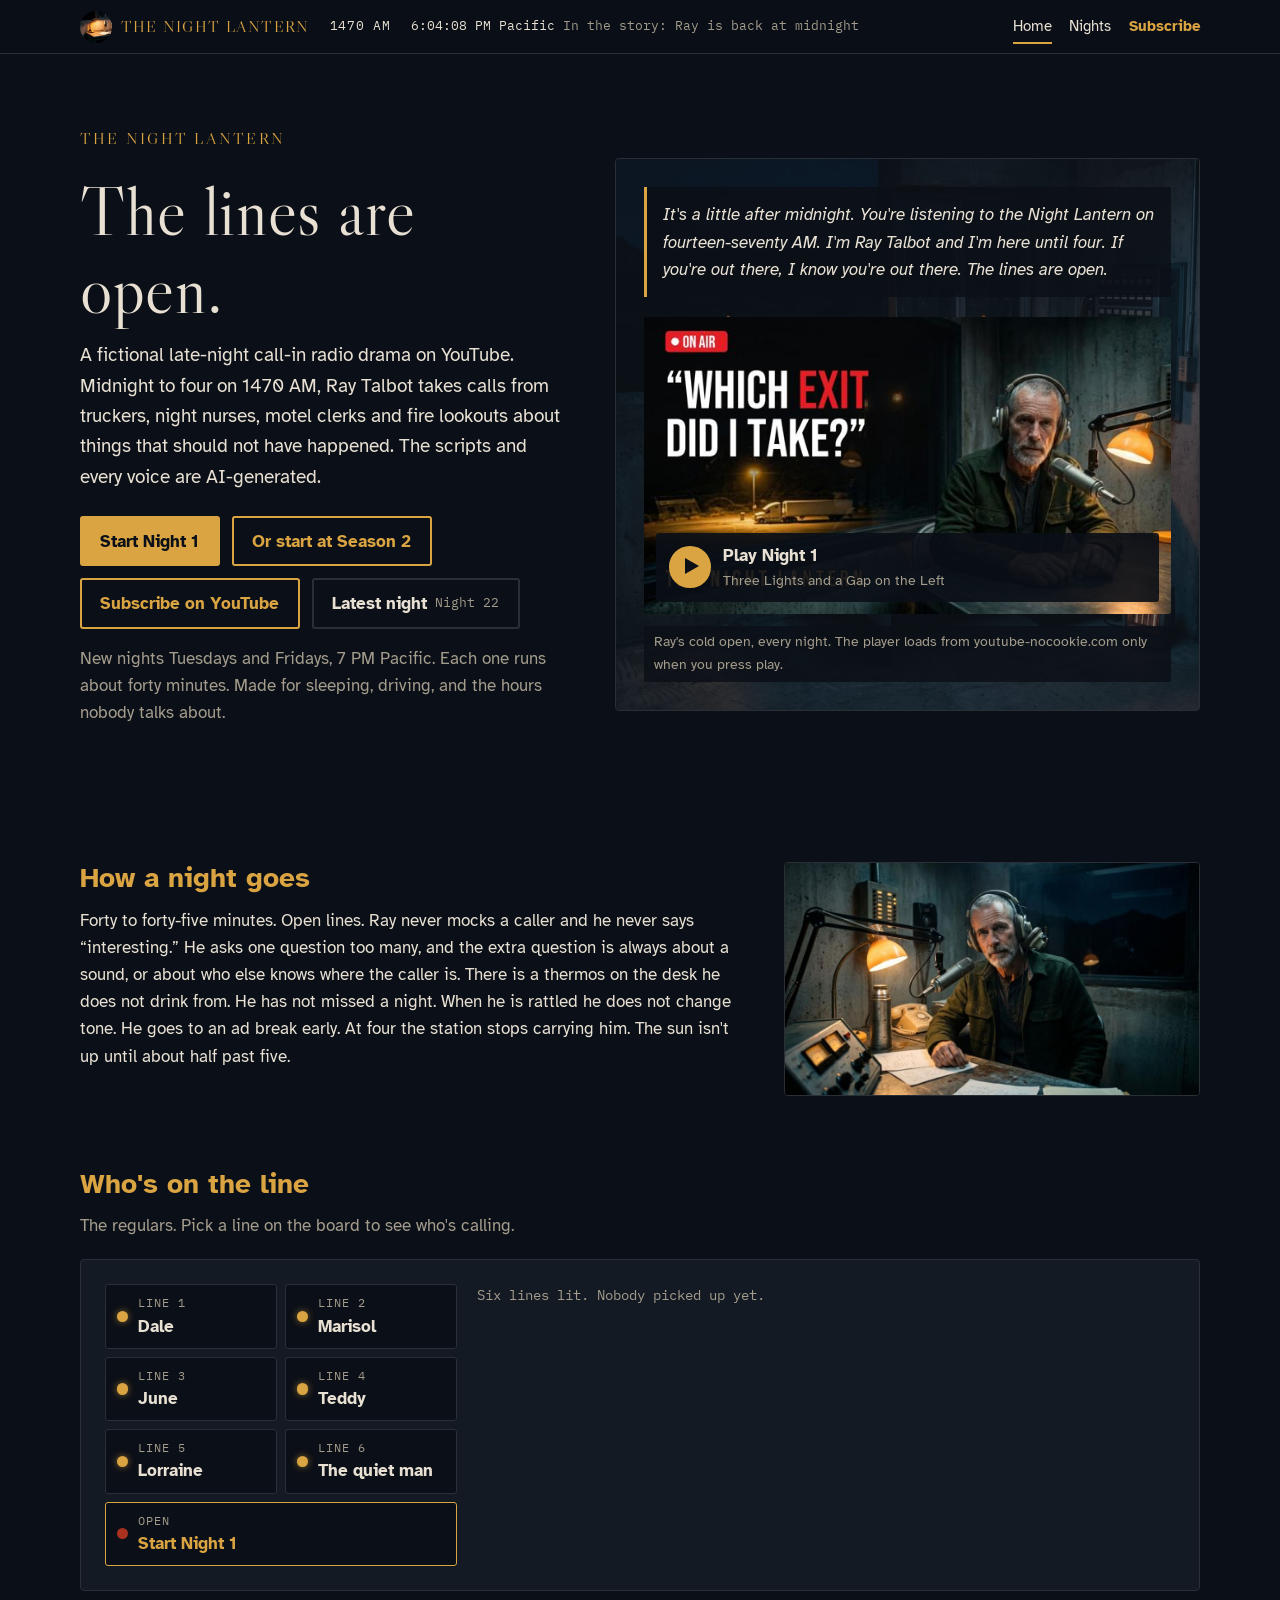
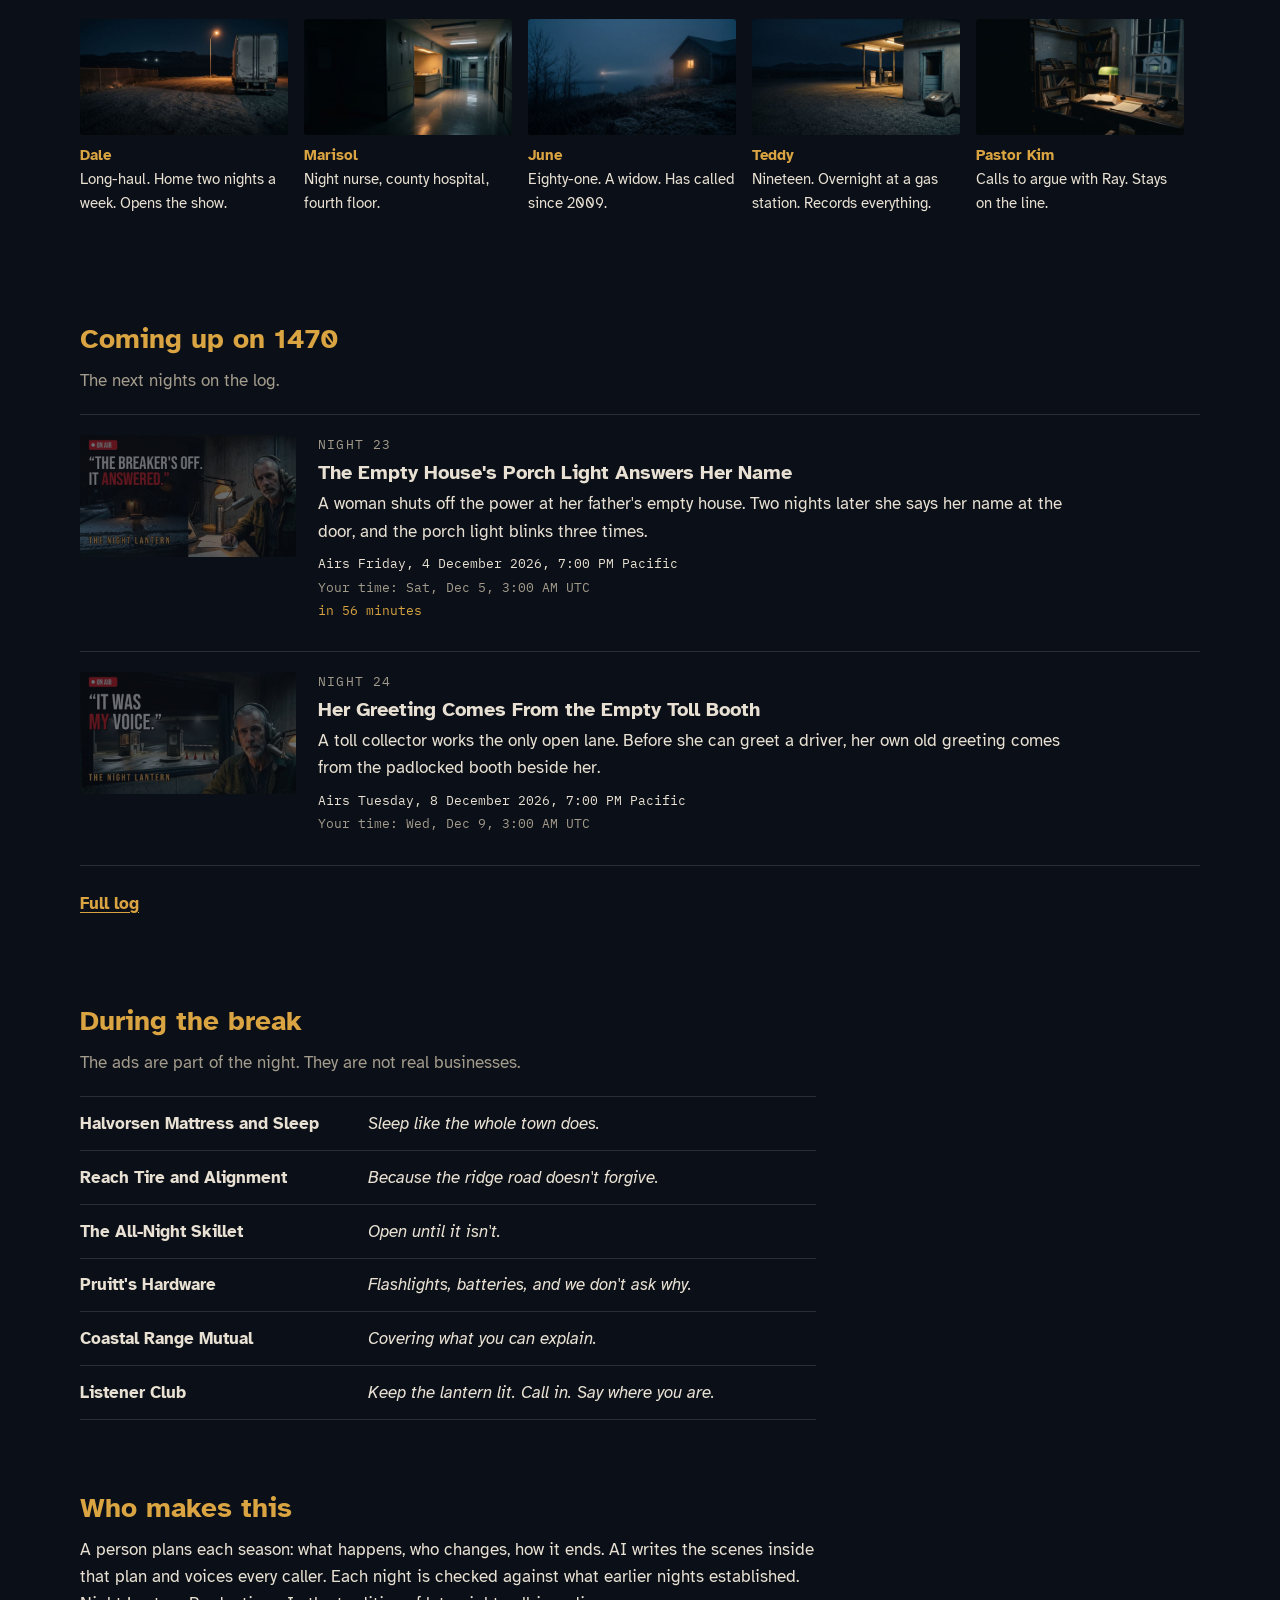
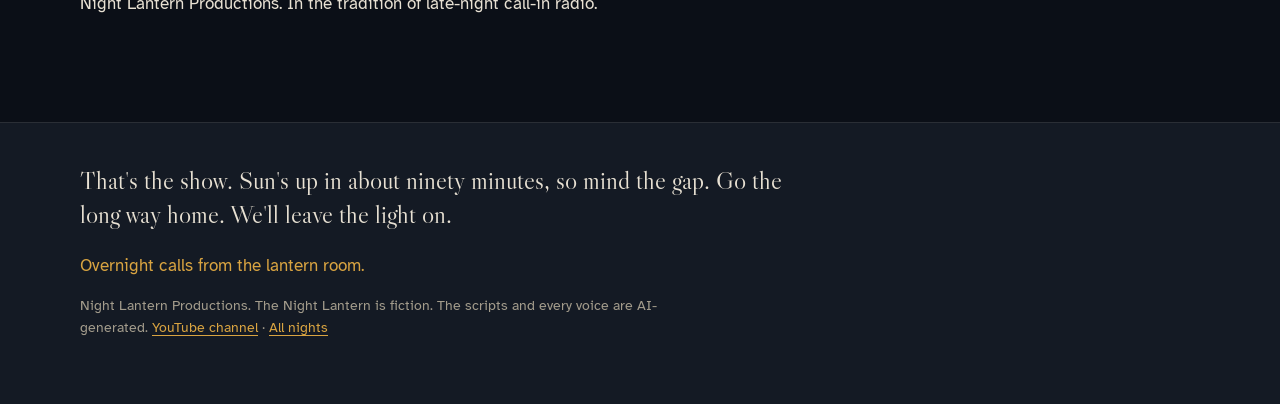
<file: index.html>
<!doctype html>
<html lang="en">
<head>
<meta charset="utf-8">
<meta name="viewport" content="width=device-width, initial-scale=1">
<title>The Night Lantern: overnight calls from the lantern room</title>
<meta name="description" content="A fictional late-night call-in radio drama on YouTube. Midnight to four on 1470 AM, Ray Talbot takes calls about things that should not have happened. The scripts and every voice are AI-generated.">
<meta name="theme-color" content="#0B0F17">
<link rel="icon" href="assets/img/lantern.jpg" type="image/jpeg">
<link rel="apple-touch-icon" href="assets/img/lantern.jpg">
<meta property="og:url" content="https://nightlanternradio.github.io/">
<link rel="canonical" href="https://nightlanternradio.github.io/">
<meta property="og:type" content="website">
<meta property="og:site_name" content="The Night Lantern">
<meta property="og:title" content="The Night Lantern: overnight calls from the lantern room">
<meta property="og:description" content="A fictional late-night call-in radio drama on YouTube. Ray Talbot takes calls on 1470 AM, midnight to four. The scripts and every voice are AI-generated.">
<meta property="og:image" content="https://nightlanternradio.github.io/assets/img/banner.jpg">
<meta property="og:image:width" content="1600">
<meta property="og:image:height" content="900">
<meta property="og:image:alt" content="The Night Lantern: a concrete studio at night with THE NIGHT LANTERN in gold capitals.">
<meta name="twitter:card" content="summary_large_image">
<meta name="twitter:title" content="The Night Lantern: overnight calls from the lantern room">
<meta name="twitter:description" content="A fictional late-night call-in radio drama on YouTube. The scripts and every voice are AI-generated.">
<meta name="twitter:image" content="https://nightlanternradio.github.io/assets/img/banner.jpg">
<link rel="preconnect" href="https://fonts.googleapis.com">
<link rel="preconnect" href="https://fonts.gstatic.com" crossorigin>
<link rel="stylesheet" href="https://fonts.googleapis.com/css2?family=Atkinson+Hyperlegible:ital,wght@0,400;0,700;1,400&family=IBM+Plex+Mono:wght@400;500&family=Libre+Caslon+Display&display=swap">
<link rel="stylesheet" href="css/site.css">
</head>
<body>
<a class="skip" href="#main">Skip to content</a>

<header class="rack">
  <div class="rack-in">
    <a class="mark" href="index.html"><img src="assets/img/lantern.jpg" width="32" height="32" alt=""><span>The Night Lantern</span></a>
    <span class="freq">1470 AM</span>
    <p class="clock" data-clock hidden><span class="onair" data-onair hidden>On air</span> <time data-clock-time></time> Pacific <span class="daypart" data-daypart></span></p>
    <nav class="nav" aria-label="Main">
      <a href="index.html" aria-current="page">Home</a>
      <a href="nights.html">Nights</a>
      <a class="nav-sub" href="https://www.youtube.com/@TheNightLanternBroadcast?sub_confirmation=1">Subscribe</a>
    </nav>
  </div>
</header>

<main id="main">
  <section class="hero wrap">
    <div class="hero-text">
      <p class="wordmark">The Night Lantern</p>
      <h1>The lines are open.</h1>
      <p class="lede">A fictional late-night call-in radio drama on YouTube. Midnight to four on 1470 AM, Ray Talbot takes calls from truckers, night nurses, motel clerks and fire lookouts about things that should not have happened. The scripts and every voice are AI-generated.</p>
      <p class="actions" data-actions>
        <a class="btn btn-primary" href="https://youtu.be/GBplrnUil3Q" data-play-night-1>Start Night 1</a>
        <a class="btn" href="https://www.youtube.com/@TheNightLanternBroadcast?sub_confirmation=1">Subscribe on YouTube</a>
      </p>
      <p class="note">New nights Tuesdays and Fridays, 7 PM Pacific. Each one runs about forty minutes. Made for sleeping, driving, and the hours nobody talks about.</p>
    </div>

    <figure class="booth" id="night-1">
      <img class="booth-bg" src="assets/img/studio.jpg" width="1600" height="893" alt="The lantern room: an empty concrete studio with a desk lamp, microphone, thermos, rotary phone and a board of phone lines, mountains dark through the window.">
      <div class="booth-in">
        <blockquote class="cold-open">
          <p>It's a little after midnight. You're listening to the Night Lantern on fourteen-seventy AM. I'm Ray Talbot and I'm here until four. If you're out there, I know you're out there. The lines are open.</p>
        </blockquote>
        <div class="player" data-player>
          <a class="facade" href="https://youtu.be/GBplrnUil3Q" data-video="GBplrnUil3Q" data-video-title="The Night Lantern, Night 1: Three Lights and a Gap on the Left">
            <img src="assets/ep/e01.jpg" width="640" height="360" alt="Night 1 thumbnail: Ray in headphones at the desk, a truck at a rest stop through the window.">
            <span class="facade-label"><span class="play-icon" aria-hidden="true"></span><span>Play Night 1 <small>Three Lights and a Gap on the Left</small></span></span>
          </a>
        </div>
        <figcaption class="fine">Ray's cold open, every night. The player loads from youtube-nocookie.com only when you press play.</figcaption>
      </div>
    </figure>
  </section>

  <section class="section wrap split" aria-labelledby="h-how">
    <div class="col">
      <h2 id="h-how">How a night goes</h2>
      <p>Forty to forty-five minutes. Open lines. Ray never mocks a caller and he never says “interesting.” He asks one question too many, and the extra question is always about a sound, or about who else knows where the caller is. There is a thermos on the desk he does not drink from. He has not missed a night. When he is rattled he does not change tone. He goes to an ad break early. At four the station stops carrying him. The sun isn't up until about half past five.</p>
    </div>
    <img class="side-img" src="assets/img/ray.jpg" width="960" height="537" loading="lazy" alt="Ray Talbot at the desk in headphones, a microphone and desk lamp in front of him, a thermos and rotary phone at his elbow.">
  </section>

  <section class="section wrap" aria-labelledby="h-line">
    <h2 id="h-line">Who's on the line</h2>
    <p class="kicker">The regulars. Pick a line on the board to see who's calling.</p>

    <div class="board" data-board hidden>
      <div class="board-keys" role="group" aria-label="Request lines">
        <button type="button" class="key" data-caller="dale" aria-pressed="false"><span class="lamp" aria-hidden="true"></span><span class="key-n">Line 1</span><span class="key-name">Dale</span></button>
        <button type="button" class="key" data-caller="marisol" aria-pressed="false"><span class="lamp" aria-hidden="true"></span><span class="key-n">Line 2</span><span class="key-name">Marisol</span></button>
        <button type="button" class="key" data-caller="june" aria-pressed="false"><span class="lamp" aria-hidden="true"></span><span class="key-n">Line 3</span><span class="key-name">June</span></button>
        <button type="button" class="key" data-caller="teddy" aria-pressed="false"><span class="lamp" aria-hidden="true"></span><span class="key-n">Line 4</span><span class="key-name">Teddy</span></button>
        <button type="button" class="key" data-caller="lorraine" aria-pressed="false"><span class="lamp" aria-hidden="true"></span><span class="key-n">Line 5</span><span class="key-name">Lorraine</span></button>
        <button type="button" class="key" data-caller="quiet" aria-pressed="false"><span class="lamp" aria-hidden="true"></span><span class="key-n">Line 6</span><span class="key-name">The quiet man</span></button>
        <button type="button" class="key key-open" data-open><span class="lamp" aria-hidden="true"></span><span class="key-n">Open</span><span class="key-name">Start Night 1</span></button>
      </div>
      <div class="board-out" data-board-out aria-live="polite">
        <p class="board-idle">Six lines lit. Nobody picked up yet.</p>
      </div>
    </div>

    <ul class="strip" tabindex="0" aria-label="Season 1 regulars">
      <li id="caller-dale"><img src="assets/img/dale.jpg" width="960" height="536" loading="lazy" alt="A trailer parked at a gravel rest stop at night under one streetlight, a fence and two small lights on the ridge beyond."><b>Dale</b> Long-haul. Home two nights a week. Opens the show.</li>
      <li id="caller-marisol"><img src="assets/img/marisol.jpg" width="960" height="536" loading="lazy" alt="An empty hospital corridor at night, the nurses' station lit at the end."><b>Marisol</b> Night nurse, county hospital, fourth floor.</li>
      <li id="caller-june"><img src="assets/img/june.jpg" width="960" height="536" loading="lazy" alt="A farmhouse with one lit window on a misty night, bare trees and a far light over the water."><b>June</b> Eighty-one. A widow. Has called since 2009.</li>
      <li id="caller-teddy"><img src="assets/img/teddy.jpg" width="960" height="536" loading="lazy" alt="A small gas station alone on a gravel lot at night, one light over the pumps."><b>Teddy</b> Nineteen. Overnight at a gas station. Records everything.</li>
      <li id="caller-pastor_kim"><img src="assets/img/pastor_kim.jpg" width="960" height="536" loading="lazy" alt="A church study at night: bookshelves, a green desk lamp, an open book and a rotary phone, a white church through the window."><b>Pastor Kim</b> Calls to argue with Ray. Stays on the line.</li>
      <li id="caller-lorraine"><img src="assets/img/lorraine.jpg" width="960" height="536" loading="lazy" alt="Inside a fire lookout at night, a lantern on the map table and mountains through the windows."><b>Lorraine</b> Fire lookout. Stayed past the season.</li>
      <li id="caller-hank"><img src="assets/img/hank.jpg" width="960" height="536" loading="lazy" alt="The walkway on top of a dam at night, one lamp lit, cliffs and dark water below."><b>Hank</b> Dam operator. Has the logs.</li>
      <li id="caller-cass"><img src="assets/img/cass.jpg" width="960" height="536" loading="lazy" alt="A single-storey interstate motel at night, the office windows lit."><b>Cass</b> Night clerk, interstate motel.</li>
      <li id="caller-wendell"><img src="assets/img/wendell.jpg" width="960" height="536" loading="lazy" alt="A man in a cap at a kitchen table under a hanging lamp, reading papers, power lines through the window."><b>Wendell</b> Retired lineman. First to report the lights.</li>
      <li id="caller-quiet"><img src="assets/img/quiet.jpg" width="960" height="536" loading="lazy" alt="Power lines crossing an empty, foggy field at night, one faint light on the horizon."><b>The quiet man</b> Unknown. Calls three times a season and says almost nothing.</li>
      <li id="caller-nora" class="strip-text is-dim" data-nora><b>Nora</b> Remote station operator. Heard only by phone. <span class="mute" data-nora-note>From Season 2.</span></li>
    </ul>
  </section>

  <section class="section wrap" aria-labelledby="h-next">
    <h2 id="h-next">Coming up on 1470</h2>
    <p class="kicker">The next nights on the log.</p>
    <ol class="log log-short" data-upcoming></ol>
    <p><a class="more" href="nights.html">Full log</a></p>
  </section>

  <section class="section wrap" aria-labelledby="h-break">
    <h2 id="h-break">During the break</h2>
    <p class="kicker">The ads are part of the night. They are not real businesses.</p>
    <dl class="ads">
      <div><dt>Halvorsen Mattress and Sleep</dt><dd>Sleep like the whole town does.</dd></div>
      <div><dt>Reach Tire and Alignment</dt><dd>Because the ridge road doesn't forgive.</dd></div>
      <div><dt>The All-Night Skillet</dt><dd>Open until it isn't.</dd></div>
      <div><dt>Pruitt's Hardware</dt><dd>Flashlights, batteries, and we don't ask why.</dd></div>
      <div><dt>Coastal Range Mutual</dt><dd>Covering what you can explain.</dd></div>
      <div><dt>Listener Club</dt><dd>Keep the lantern lit. Call in. Say where you are.</dd></div>
    </dl>
  </section>

  <section class="section wrap" aria-labelledby="h-who">
    <h2 id="h-who">Who makes this</h2>
    <p class="col">A person plans each season: what happens, who changes, how it ends. AI writes the scenes inside that plan and voices every caller. Each night is checked against what earlier nights established. Night Lantern Productions. In the tradition of late-night call-in radio.</p>
  </section>
</main>

<footer class="foot">
  <div class="wrap">
    <blockquote class="signoff"><p>That's the show. Sun's up in about ninety minutes, so mind the gap. Go the long way home. We'll leave the light on.</p></blockquote>
    <p class="foot-tag">Overnight calls from the lantern room.</p>
    <p class="foot-small">Night Lantern Productions. The Night Lantern is fiction. The scripts and every voice are AI-generated. <a href="https://www.youtube.com/@TheNightLanternBroadcast">YouTube channel</a> · <a href="nights.html">All nights</a></p>
  </div>
</footer>

<script src="js/episodes.js"></script>
<script src="js/site.js"></script>
<script src="js/board.js"></script>
</body>
</html>
</file>
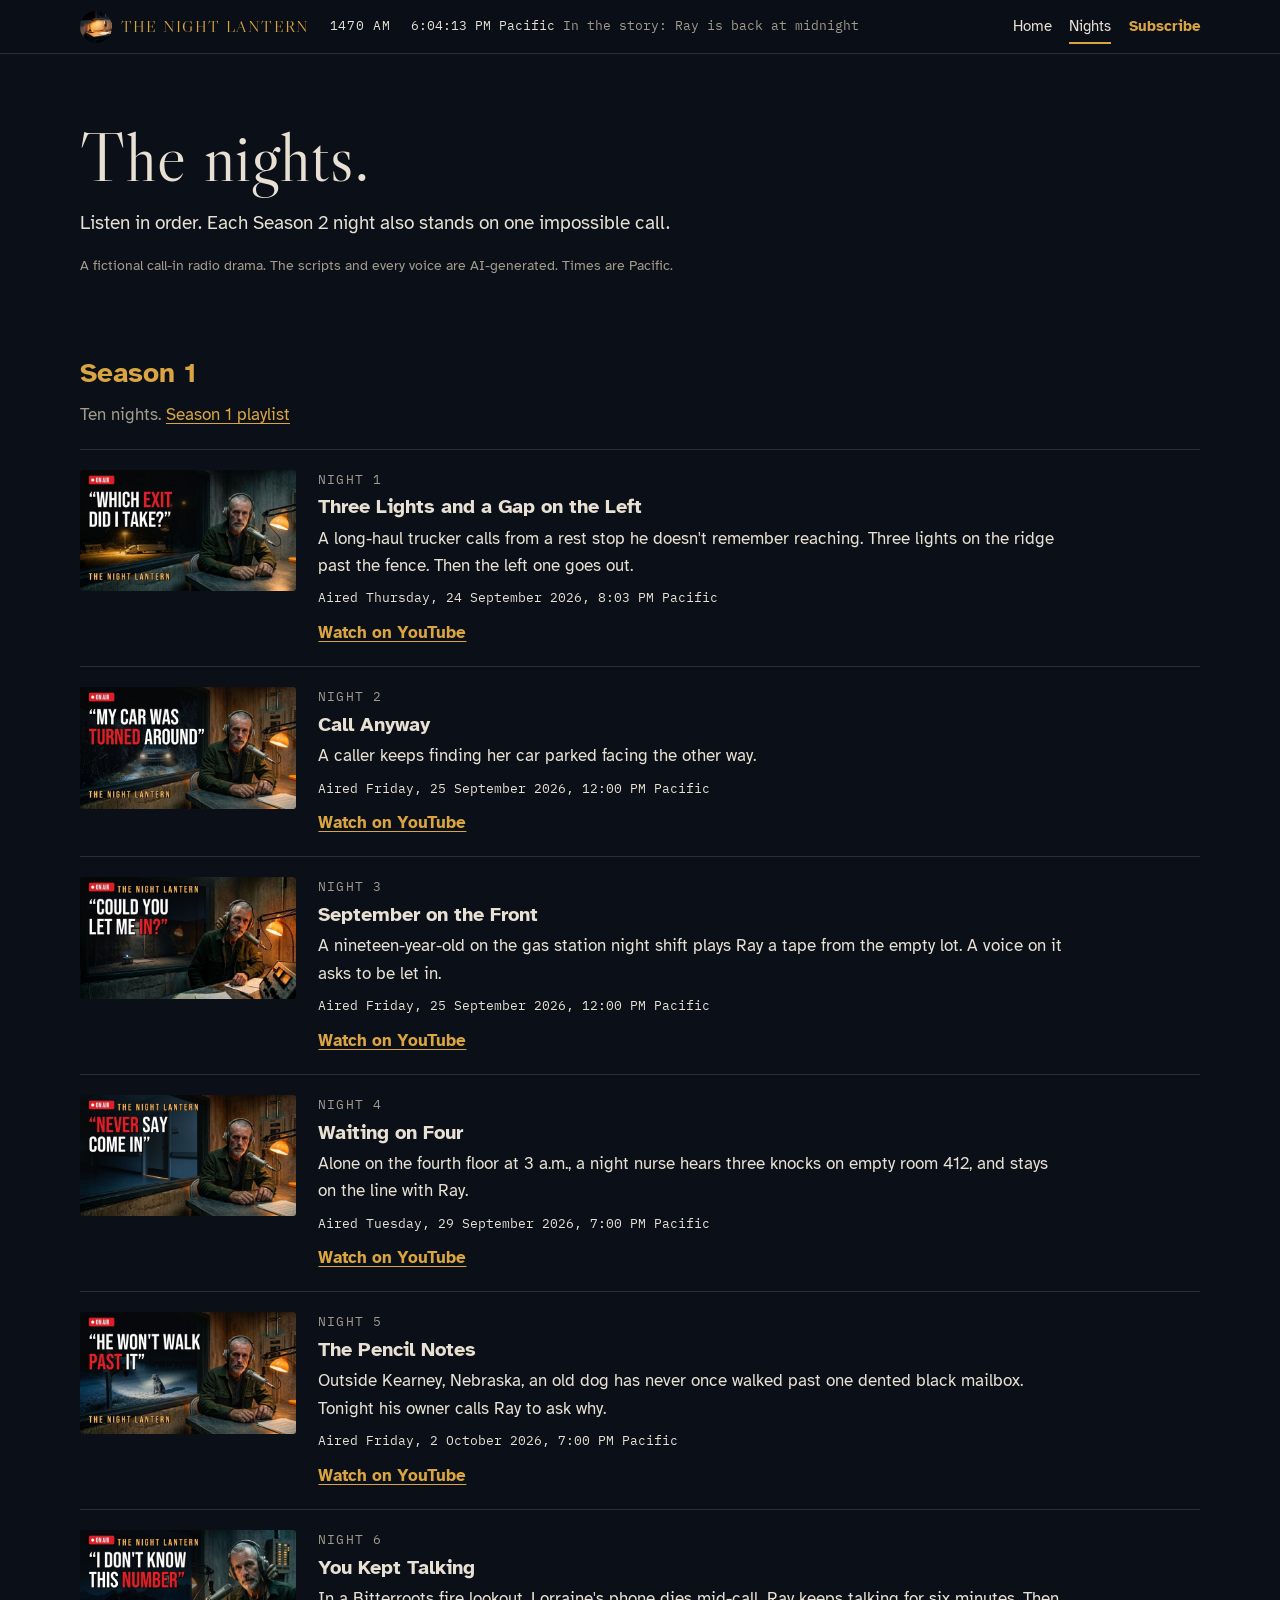
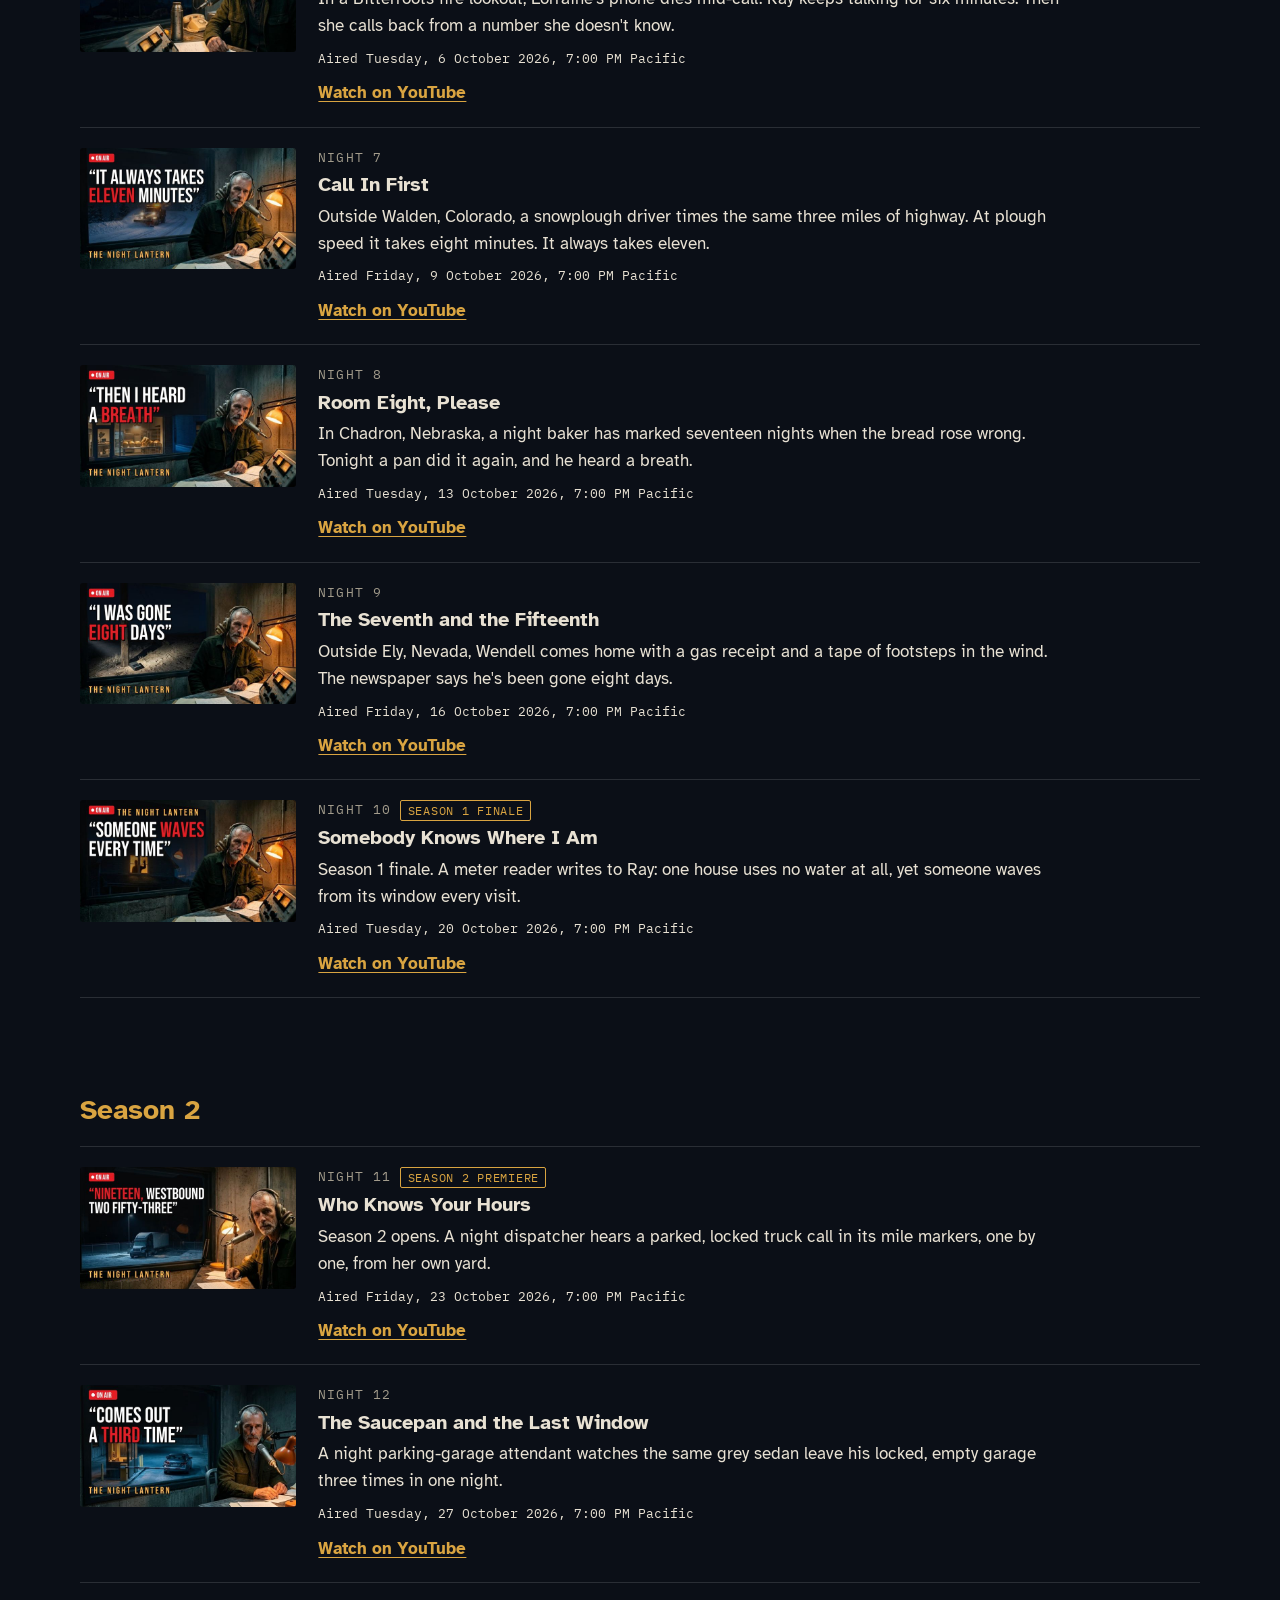
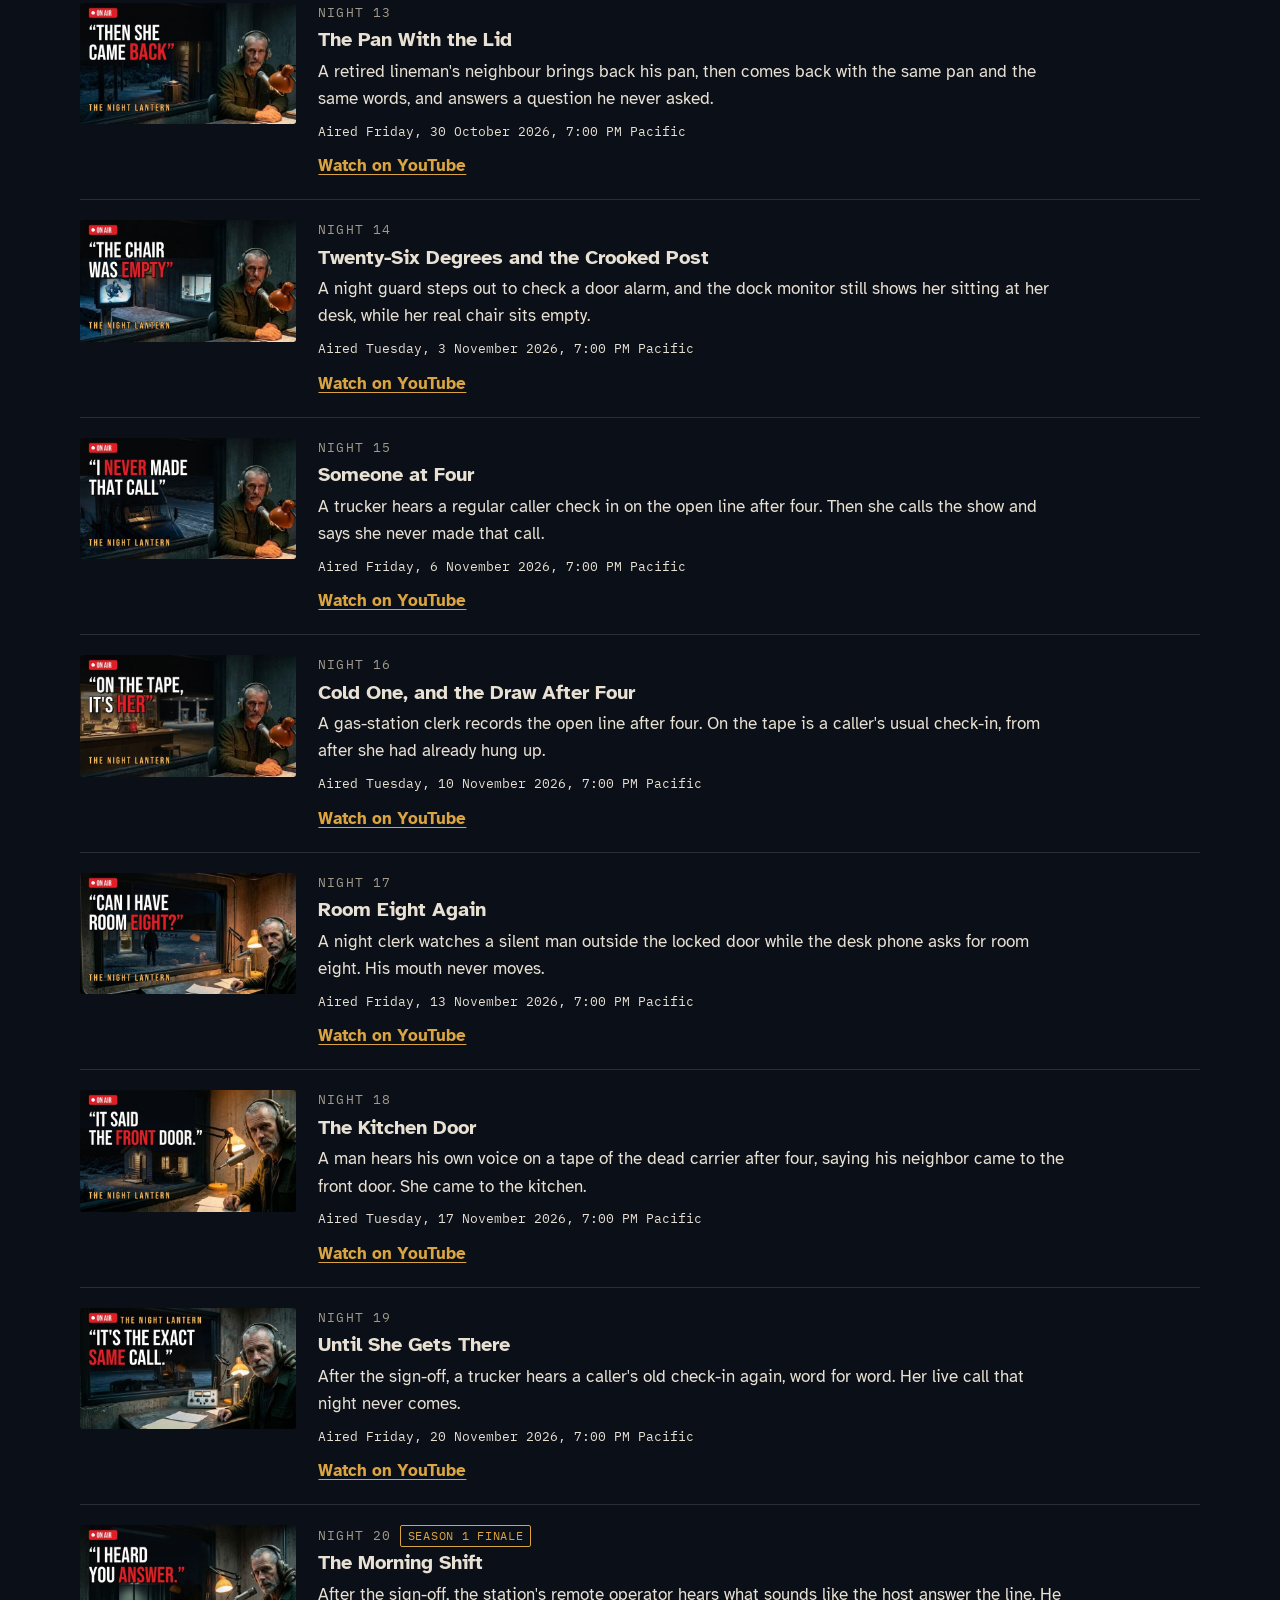
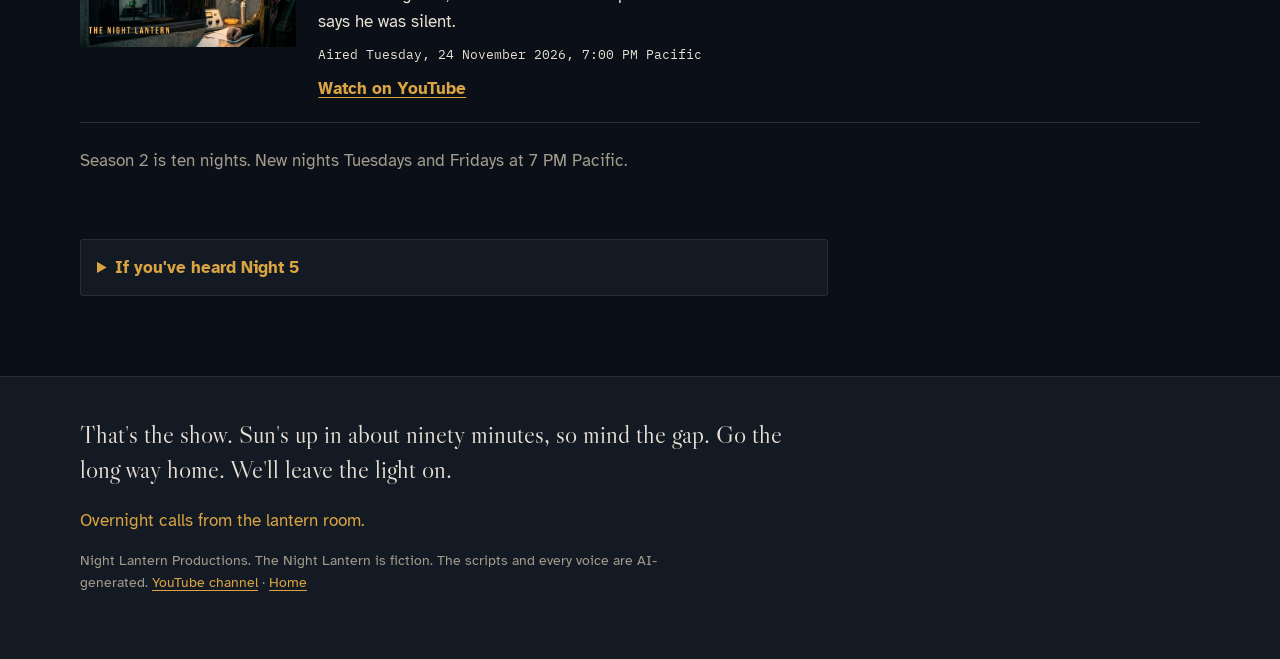
<file: nights.html>
<!doctype html>
<html lang="en">
<head>
<meta charset="utf-8">
<meta name="viewport" content="width=device-width, initial-scale=1">
<title>The nights: every night of The Night Lantern</title>
<meta name="description" content="The log of every night of The Night Lantern, a fictional late-night call-in radio drama on YouTube. Air times in Pacific. The scripts and every voice are AI-generated.">
<meta name="theme-color" content="#0B0F17">
<link rel="icon" href="assets/img/lantern.jpg" type="image/jpeg">
<link rel="apple-touch-icon" href="assets/img/lantern.jpg">
<meta property="og:url" content="https://nightlanternradio.github.io/nights.html">
<link rel="canonical" href="https://nightlanternradio.github.io/nights.html">
<meta property="og:type" content="website">
<meta property="og:site_name" content="The Night Lantern">
<meta property="og:title" content="The nights: every night of The Night Lantern">
<meta property="og:description" content="Every night of The Night Lantern, in order, with Pacific air times. A fictional call-in radio drama; the scripts and every voice are AI-generated.">
<meta property="og:image" content="https://nightlanternradio.github.io/assets/img/banner.jpg">
<meta property="og:image:width" content="1600">
<meta property="og:image:height" content="900">
<meta property="og:image:alt" content="The Night Lantern: a concrete studio at night with THE NIGHT LANTERN in gold capitals.">
<meta name="twitter:card" content="summary_large_image">
<meta name="twitter:title" content="The nights: every night of The Night Lantern">
<meta name="twitter:description" content="Every night of The Night Lantern, in order, with Pacific air times.">
<meta name="twitter:image" content="https://nightlanternradio.github.io/assets/img/banner.jpg">
<link rel="preconnect" href="https://fonts.googleapis.com">
<link rel="preconnect" href="https://fonts.gstatic.com" crossorigin>
<link rel="stylesheet" href="https://fonts.googleapis.com/css2?family=Atkinson+Hyperlegible:ital,wght@0,400;0,700;1,400&family=IBM+Plex+Mono:wght@400;500&family=Libre+Caslon+Display&display=swap">
<link rel="stylesheet" href="css/site.css">
</head>
<body>
<a class="skip" href="#main">Skip to content</a>

<header class="rack">
  <div class="rack-in">
    <a class="mark" href="index.html"><img src="assets/img/lantern.jpg" width="32" height="32" alt=""><span>The Night Lantern</span></a>
    <span class="freq">1470 AM</span>
    <p class="clock" data-clock hidden><span class="onair" data-onair hidden>On air</span> <time data-clock-time></time> Pacific <span class="daypart" data-daypart></span></p>
    <nav class="nav" aria-label="Main">
      <a href="index.html">Home</a>
      <a href="nights.html" aria-current="page">Nights</a>
      <a class="nav-sub" href="https://www.youtube.com/@TheNightLanternBroadcast?sub_confirmation=1">Subscribe</a>
    </nav>
  </div>
</header>

<main id="main" class="wrap">
  <header class="page-head">
    <h1>The nights.</h1>
    <p class="lede">Listen in order. Each Season 2 night also stands on one impossible call.</p>
    <p class="fine">A fictional call-in radio drama. The scripts and every voice are AI-generated. Times are Pacific.</p>
  </header>

  <section class="section" aria-labelledby="h-s1">
    <h2 id="h-s1">Season 1</h2>
    <p class="kicker">Ten nights. <a href="https://www.youtube.com/playlist?list=PLd1G8v5t7T4w">Season 1 playlist</a></p>
    <ol class="log" data-log="1"></ol>
  </section>

  <section class="section" aria-labelledby="h-s2">
    <h2 id="h-s2">Season 2</h2>
    <ol class="log" data-log="2"></ol>
    <p class="kicker">Season 2 is ten nights. New nights Tuesdays and Fridays at 7 PM Pacific.</p>
  </section>

  <div data-after-five></div>

  <noscript>
    <section class="section" aria-labelledby="h-plain">
      <h2 id="h-plain">The log, plain</h2>
      <p class="kicker">Nights you can watch are on the <a href="https://www.youtube.com/playlist?list=PLd1G8v5t7T4w">Season 1 playlist</a> and the <a href="https://www.youtube.com/@TheNightLanternBroadcast">YouTube channel</a>. A night plays from its air time on.</p>
      <ol class="plain-log">
        <li><span class="log-n">Night 1</span> <b>Three Lights and a Gap on the Left</b>. A long-haul trucker calls from a rest stop he doesn't remember reaching. Three lights on the ridge past the fence. Then the left one goes out. <span class="mute">Thursday, 24 September 2026, 8:03 PM Pacific</span></li>
        <li><span class="log-n">Night 2</span> <b>Call Anyway</b>. A caller keeps finding her car parked facing the other way. <span class="mute">Friday, 25 September 2026, 12:00 PM Pacific</span></li>
        <li><span class="log-n">Night 3</span> <b>September on the Front</b>. A nineteen-year-old on the gas station night shift plays Ray a tape from the empty lot. A voice on it asks to be let in. <span class="mute">Friday, 25 September 2026, 12:00 PM Pacific</span></li>
        <li><span class="log-n">Night 4</span> <b>Waiting on Four</b>. Alone on the fourth floor at 3 a.m., a night nurse hears three knocks on empty room 412, and stays on the line with Ray. <span class="mute">Tuesday, 29 September 2026, 7:00 PM Pacific</span></li>
        <li><span class="log-n">Night 5</span> <b>The Pencil Notes</b>. Outside Kearney, Nebraska, an old dog has never once walked past one dented black mailbox. Tonight his owner calls Ray to ask why. <span class="mute">Friday, 2 October 2026, 7:00 PM Pacific</span></li>
        <li><span class="log-n">Night 6</span> <b>You Kept Talking</b>. In a Bitterroots fire lookout, Lorraine's phone dies mid-call. Ray keeps talking for six minutes. Then she calls back from a number she doesn't know. <span class="mute">Tuesday, 6 October 2026, 7:00 PM Pacific</span></li>
        <li><span class="log-n">Night 7</span> <b>Call In First</b>. Outside Walden, Colorado, a snowplough driver times the same three miles of highway. At plough speed it takes eight minutes. It always takes eleven. <span class="mute">Friday, 9 October 2026, 7:00 PM Pacific</span></li>
        <li><span class="log-n">Night 8</span> <b>Room Eight, Please</b>. In Chadron, Nebraska, a night baker has marked seventeen nights when the bread rose wrong. Tonight a pan did it again, and he heard a breath. <span class="mute">Tuesday, 13 October 2026, 7:00 PM Pacific</span></li>
        <li><span class="log-n">Night 9</span> <b>The Seventh and the Fifteenth</b>. Outside Ely, Nevada, Wendell comes home with a gas receipt and a tape of footsteps in the wind. The newspaper says he's been gone eight days. <span class="mute">Friday, 16 October 2026, 7:00 PM Pacific</span></li>
        <li><span class="log-n">Night 10</span> <b>Somebody Knows Where I Am</b>. Season 1 finale. A meter reader writes to Ray: one house uses no water at all, yet someone waves from its window every visit. <span class="mute">Tuesday, 20 October 2026, 7:00 PM Pacific</span></li>
        <li><span class="log-n">Night 11</span> <b>Who Knows Your Hours</b>. Season 2 opens. A night dispatcher hears a parked, locked truck call in its mile markers, one by one, from her own yard. <span class="mute">Friday, 23 October 2026, 7:00 PM Pacific</span></li>
      </ol>
    </section>
  </noscript>
</main>

<footer class="foot">
  <div class="wrap">
    <blockquote class="signoff"><p>That's the show. Sun's up in about ninety minutes, so mind the gap. Go the long way home. We'll leave the light on.</p></blockquote>
    <p class="foot-tag">Overnight calls from the lantern room.</p>
    <p class="foot-small">Night Lantern Productions. The Night Lantern is fiction. The scripts and every voice are AI-generated. <a href="https://www.youtube.com/@TheNightLanternBroadcast">YouTube channel</a> · <a href="index.html">Home</a></p>
  </div>
</footer>

<script src="js/episodes.js"></script>
<script src="js/site.js"></script>
</body>
</html>
</file>
<file: css/site.css>
/* The Night Lantern: one stylesheet for every page. */

:root {
  --bg: #0B0F17;
  --panel: #141A24;
  --concrete: #2A2E35;
  --paper: #E8E1D3;
  --mute: #A39C8C;
  --lamp: #D9A441;
  --onair: #A8321F;
  --serif: "Libre Caslon Display", Georgia, "Times New Roman", serif;
  --sans: "Atkinson Hyperlegible", system-ui, -apple-system, "Segoe UI", Roboto, sans-serif;
  --mono: "IBM Plex Mono", ui-monospace, "SFMono-Regular", Consolas, monospace;
  --measure: 68ch;
  --gutter: clamp(1rem, 4vw, 2.5rem);
}

*, *::before, *::after { box-sizing: border-box; }

html { -webkit-text-size-adjust: 100%; scroll-padding-top: 5rem; }

body {
  margin: 0;
  background: var(--bg);
  color: var(--paper);
  font: 400 1.0625rem/1.6 var(--sans);
  overflow-x: hidden;
}

img { max-width: 100%; height: auto; display: block; }

a { color: var(--lamp); text-underline-offset: 0.18em; }
a:hover { color: var(--paper); }

:focus-visible { outline: 3px solid var(--lamp); outline-offset: 3px; border-radius: 2px; }

.visually-hidden {
  position: absolute; width: 1px; height: 1px; margin: -1px; padding: 0;
  overflow: hidden; clip: rect(0 0 0 0); white-space: nowrap; border: 0;
}

.skip {
  position: absolute; left: 1rem; top: -4rem; z-index: 20;
  background: var(--lamp); color: var(--bg); padding: 0.5rem 0.9rem; font-weight: 700;
}
.skip:focus { top: 0.5rem; }

.wrap { width: 100%; max-width: 75rem; margin: 0 auto; padding: 0 var(--gutter); }

.mute { color: var(--mute); }
.fine { color: var(--mute); font-size: 0.875rem; }

/* ---------- rack ---------- */

.rack {
  position: sticky; top: 0; z-index: 10;
  background: rgba(11, 15, 23, 0.96);
  border-bottom: 1px solid var(--concrete);
}
.rack-in {
  max-width: 75rem; margin: 0 auto; padding: 0.55rem var(--gutter);
  display: flex; flex-wrap: wrap; align-items: center; gap: 0.4rem 1.25rem;
  font-family: var(--mono); font-size: 0.8125rem;
}
.mark { display: inline-flex; align-items: center; gap: 0.55rem; color: var(--paper); text-decoration: none; }
.mark img { width: 32px; height: 32px; border-radius: 50%; }
.mark span { font-family: var(--serif); font-size: 1rem; letter-spacing: 0.08em; text-transform: uppercase; color: var(--lamp); }
.freq { color: var(--paper); letter-spacing: 0.06em; }
.clock { margin: 0; color: var(--paper); display: flex; flex-wrap: wrap; align-items: center; gap: 0.15rem 0.5rem; }
.clock time { font-variant-numeric: tabular-nums; }
.daypart { color: var(--mute); }
.onair {
  background: var(--onair); color: var(--paper);
  padding: 0.05rem 0.45rem; border-radius: 2px;
  font-weight: 500; letter-spacing: 0.1em; text-transform: uppercase; font-size: 0.75rem;
}
.onair[hidden] { display: none; }
.nav { margin-left: auto; display: flex; gap: 1.1rem; font-family: var(--sans); font-size: 0.9375rem; }
.nav a { color: var(--paper); text-decoration: none; padding: 0.3rem 0; border-bottom: 2px solid transparent; }
.nav a:hover { color: var(--lamp); }
.nav a[aria-current="page"] { border-bottom-color: var(--lamp); }
.nav .nav-sub { color: var(--lamp); font-weight: 700; }

@media (max-width: 40rem) {
  .rack { position: static; }
  .mark span { display: none; }
  .nav { margin-left: 0; width: 100%; }
}

/* ---------- type ---------- */

h1, h2, h3 { line-height: 1.15; margin: 0 0 0.75rem; }
h1 { font-family: var(--serif); font-weight: 400; font-size: clamp(2.4rem, 7vw, 4.25rem); letter-spacing: 0.01em; }
h2 { font-size: clamp(1.4rem, 3vw, 1.75rem); color: var(--lamp); font-weight: 700; }
p { margin: 0 0 1rem; }

.wordmark {
  font-family: var(--serif); text-transform: uppercase; letter-spacing: 0.14em;
  color: var(--lamp); font-size: 1rem; margin-bottom: 1.25rem;
}
.lede { font-size: 1.1875rem; max-width: 40rem; }
.kicker { color: var(--mute); max-width: var(--measure); }
.col { max-width: var(--measure); }

/* ---------- buttons ---------- */

.actions { display: flex; flex-wrap: wrap; gap: 0.75rem; margin: 1.5rem 0 1rem; }
.btn {
  display: inline-flex; align-items: center; gap: 0.5rem;
  min-height: 2.9rem; padding: 0.6rem 1.15rem;
  border: 2px solid var(--lamp); border-radius: 3px;
  color: var(--lamp); text-decoration: none; font-weight: 700;
}
.btn:hover { background: rgba(217, 164, 65, 0.12); color: var(--paper); }
.btn-primary { background: var(--lamp); color: var(--bg); }
.btn-primary:hover { background: var(--paper); border-color: var(--paper); color: var(--bg); }
.btn-quiet { border-color: var(--concrete); color: var(--paper); }
.btn-sub { font-family: var(--mono); font-weight: 400; font-size: 0.8125rem; color: var(--mute); }
.note { color: var(--mute); max-width: 36rem; }

/* ---------- hero and booth ---------- */

.hero {
  display: grid; gap: 2rem;
  padding-top: clamp(2rem, 6vw, 4.5rem); padding-bottom: clamp(2rem, 5vw, 3.5rem);
}
@media (min-width: 62rem) {
  .hero { grid-template-columns: minmax(0, 5fr) minmax(0, 6fr); align-items: center; gap: 3rem; }
}

.booth {
  position: relative; margin: 0; overflow: hidden;
  border: 1px solid var(--concrete); border-radius: 4px; background: var(--panel);
}
.booth-bg {
  position: absolute; inset: 0; width: 100%; height: 100%;
  object-fit: cover; object-position: 40% 50%; opacity: 0.45;
}
.booth-in { position: relative; padding: clamp(1rem, 3vw, 1.75rem); }
.cold-open {
  margin: 0 0 1.25rem; padding: 0.9rem 1rem;
  background: rgba(11, 15, 23, 0.82); border-left: 3px solid var(--lamp);
  font-style: italic; font-size: 1.0625rem;
}
.cold-open p { margin: 0; }
.booth .fine { margin: 0.75rem 0 0; background: rgba(11, 15, 23, 0.82); padding: 0.35rem 0.6rem; display: inline-block; }

.player { aspect-ratio: 16 / 9; background: #000; border-radius: 3px; overflow: hidden; }
.facade { position: relative; display: block; width: 100%; height: 100%; color: var(--paper); text-decoration: none; }
.facade img { width: 100%; height: 100%; object-fit: cover; }
.facade-label {
  position: absolute; left: 0.75rem; bottom: 0.75rem; right: 0.75rem;
  display: flex; align-items: center; gap: 0.75rem;
  background: rgba(11, 15, 23, 0.9); padding: 0.6rem 0.8rem; border-radius: 3px;
  font-weight: 700;
}
.facade-label small { display: block; font-weight: 400; color: var(--mute); font-size: 0.875rem; }
.play-icon {
  flex: none; width: 2.6rem; height: 2.6rem; border-radius: 50%; background: var(--lamp); position: relative;
}
.play-icon::after {
  content: ""; position: absolute; left: 1rem; top: 0.75rem;
  border-style: solid; border-width: 0.55rem 0 0.55rem 0.9rem;
  border-color: transparent transparent transparent var(--bg);
}
.facade:hover .play-icon, .facade:focus-visible .play-icon { background: var(--paper); }
.player-frame { width: 100%; height: 100%; border: 0; display: block; }

/* ---------- sections ---------- */

.section { padding-top: clamp(2.5rem, 6vw, 4rem); padding-bottom: 0.5rem; }
.split { display: grid; gap: 1.5rem; }
@media (min-width: 56rem) {
  .split { grid-template-columns: minmax(0, 1fr) minmax(0, 26rem); align-items: start; gap: 3rem; }
}
.side-img { border-radius: 4px; border: 1px solid var(--concrete); }

/* ---------- request-line board ---------- */

.board {
  display: grid; gap: 1.25rem; margin: 1.25rem 0 1.75rem;
  background: var(--panel); border: 1px solid var(--concrete); border-radius: 4px;
  padding: clamp(0.9rem, 3vw, 1.5rem);
}
.board[hidden] { display: none; }
@media (min-width: 56rem) { .board { grid-template-columns: minmax(0, 22rem) minmax(0, 1fr); align-items: start; } }
.board-keys { display: grid; grid-template-columns: repeat(2, minmax(0, 1fr)); gap: 0.5rem; }
.key {
  display: grid; grid-template-columns: auto 1fr; grid-template-rows: auto auto; column-gap: 0.6rem;
  align-items: center; text-align: left;
  min-height: 3.4rem; padding: 0.5rem 0.7rem;
  background: var(--bg); color: var(--paper);
  border: 1px solid var(--concrete); border-radius: 3px;
  font: inherit; cursor: pointer;
}
.key:hover { border-color: var(--lamp); }
.key .lamp {
  grid-row: 1 / span 2; width: 0.7rem; height: 0.7rem; border-radius: 50%;
  background: var(--lamp); box-shadow: 0 0 0.45rem rgba(217, 164, 65, 0.6);
  animation: lamp 2.8s ease-in-out infinite;
}
.key:nth-child(2) .lamp { animation-delay: -0.6s; }
.key:nth-child(3) .lamp { animation-delay: -1.3s; }
.key:nth-child(4) .lamp { animation-delay: -1.9s; }
.key:nth-child(5) .lamp { animation-delay: -0.9s; }
.key:nth-child(6) .lamp { animation-delay: -2.3s; }
.key-n { font-family: var(--mono); font-size: 0.75rem; letter-spacing: 0.08em; text-transform: uppercase; color: var(--mute); }
.key-name { font-weight: 700; }
.key[aria-pressed="true"] { border-color: var(--lamp); background: #1D2430; }
.key[aria-pressed="true"] .lamp { animation: none; background: var(--paper); box-shadow: 0 0 0.6rem rgba(232, 225, 211, 0.7); }
.key-open { grid-column: 1 / -1; border-color: var(--lamp); }
.key-open .lamp { animation: none; background: var(--onair); box-shadow: none; }
.key-open .key-name { color: var(--lamp); }
@keyframes lamp { 0%, 100% { opacity: 1; } 50% { opacity: 0.35; } }

.board-out { min-height: 6rem; }
.board-idle { color: var(--mute); font-family: var(--mono); font-size: 0.875rem; margin: 0; }
.board-caller { margin: 0; }
.board-caller img { border-radius: 3px; border: 1px solid var(--concrete); }
.board-caller figcaption { margin-top: 0.75rem; }
.board-caller b { margin-right: 0.35rem; }
.board-line { display: block; font-family: var(--mono); font-size: 0.75rem; letter-spacing: 0.08em; text-transform: uppercase; color: var(--mute); }

/* ---------- regulars strip ---------- */

.strip {
  list-style: none; margin: 1rem 0 0; padding: 0 0 0.75rem;
  display: grid; grid-auto-flow: column; grid-auto-columns: minmax(13rem, 15rem); gap: 1rem;
  overflow-x: auto; scroll-snap-type: x proximity; overscroll-behavior-x: contain;
}
.strip li { scroll-snap-align: start; font-size: 0.9375rem; color: var(--paper); }
.strip img { border-radius: 3px; margin-bottom: 0.5rem; aspect-ratio: 960 / 536; object-fit: cover; }
.strip b { display: block; color: var(--lamp); }
.strip-text { border: 1px dashed var(--concrete); border-radius: 3px; padding: 0.9rem; align-self: start; }
.strip .is-dim { color: var(--mute); }
.strip .is-dim b { color: var(--mute); }

/* ---------- log ---------- */

.log { list-style: none; margin: 1.25rem 0 1.5rem; padding: 0; display: grid; gap: 0; }
.log-row {
  display: grid; grid-template-columns: minmax(0, 1fr); gap: 0.85rem;
  padding: 1.25rem 0; border-top: 1px solid var(--concrete);
}
.log-row:last-child { border-bottom: 1px solid var(--concrete); }
@media (min-width: 40rem) {
  .log-row { grid-template-columns: 13.5rem minmax(0, 1fr); gap: 1.4rem; align-items: start; }
}
.log-thumb { border-radius: 3px; width: 100%; max-width: 22rem; aspect-ratio: 16 / 9; object-fit: cover; }
.is-upcoming .log-thumb { opacity: 0.4; }
.log-head { margin: 0 0 0.3rem; display: flex; flex-wrap: wrap; gap: 0.6rem; align-items: center; }
.log-n { font-family: var(--mono); font-size: 0.8125rem; letter-spacing: 0.08em; text-transform: uppercase; color: var(--mute); }
.badge {
  font-family: var(--mono); font-size: 0.75rem; letter-spacing: 0.06em; text-transform: uppercase;
  border: 1px solid var(--lamp); color: var(--lamp); padding: 0 0.4rem; border-radius: 2px;
}
.log-title { font-size: 1.25rem; color: var(--paper); margin-bottom: 0.4rem; }
.log-premise { max-width: var(--measure); margin-bottom: 0.6rem; }
.log-when { font-family: var(--mono); font-size: 0.8125rem; display: flex; flex-direction: column; gap: 0.15rem; margin-bottom: 0.6rem; }
.countdown { color: var(--lamp); }
.watch { font-weight: 700; }
.log-empty { color: var(--mute); padding: 1rem 0; border-top: 1px solid var(--concrete); }
.more { font-weight: 700; }

.plain-log { padding-left: 1.25rem; }
.plain-log li { margin-bottom: 0.9rem; max-width: var(--measure); }
.plain-log .mute { display: block; font-family: var(--mono); font-size: 0.8125rem; }

.page-head { padding-top: clamp(2rem, 6vw, 4rem); }

.after-five {
  margin-top: 2.5rem; max-width: var(--measure);
  border: 1px solid var(--concrete); border-radius: 3px; background: var(--panel);
}
.after-five summary { cursor: pointer; padding: 0.9rem 1rem; font-weight: 700; color: var(--lamp); }
.after-five p { padding: 0 1rem; margin: 0 0 1rem; }

/* ---------- sponsors ---------- */

.ads { margin: 1.25rem 0 0; max-width: 46rem; }
.ads div { padding: 0.8rem 0; border-top: 1px solid var(--concrete); display: grid; gap: 0.15rem; }
.ads div:last-child { border-bottom: 1px solid var(--concrete); }
@media (min-width: 40rem) { .ads div { grid-template-columns: 17rem 1fr; gap: 1rem; } }
.ads dt { font-weight: 700; }
.ads dd { margin: 0; font-style: italic; }

/* ---------- footer ---------- */

.foot { margin-top: clamp(3rem, 8vw, 5rem); border-top: 1px solid var(--concrete); background: var(--panel); padding: 2.5rem 0 3rem; }
.signoff { margin: 0 0 1.25rem; max-width: 44rem; font-family: var(--serif); font-size: clamp(1.25rem, 3vw, 1.6rem); line-height: 1.35; }
.signoff p { margin: 0; }
.foot-tag { color: var(--lamp); }
.foot-small { color: var(--mute); font-size: 0.875rem; max-width: var(--measure); }

/* ---------- 404 ---------- */

.lost { padding-top: clamp(3rem, 10vw, 6rem); max-width: 40rem; }
.lost img { width: 96px; height: 96px; border-radius: 50%; margin-bottom: 1.5rem; }

/* ---------- motion ---------- */

@media (prefers-reduced-motion: reduce) {
  *, *::before, *::after { animation: none !important; transition: none !important; scroll-behavior: auto !important; }
}
</file>
